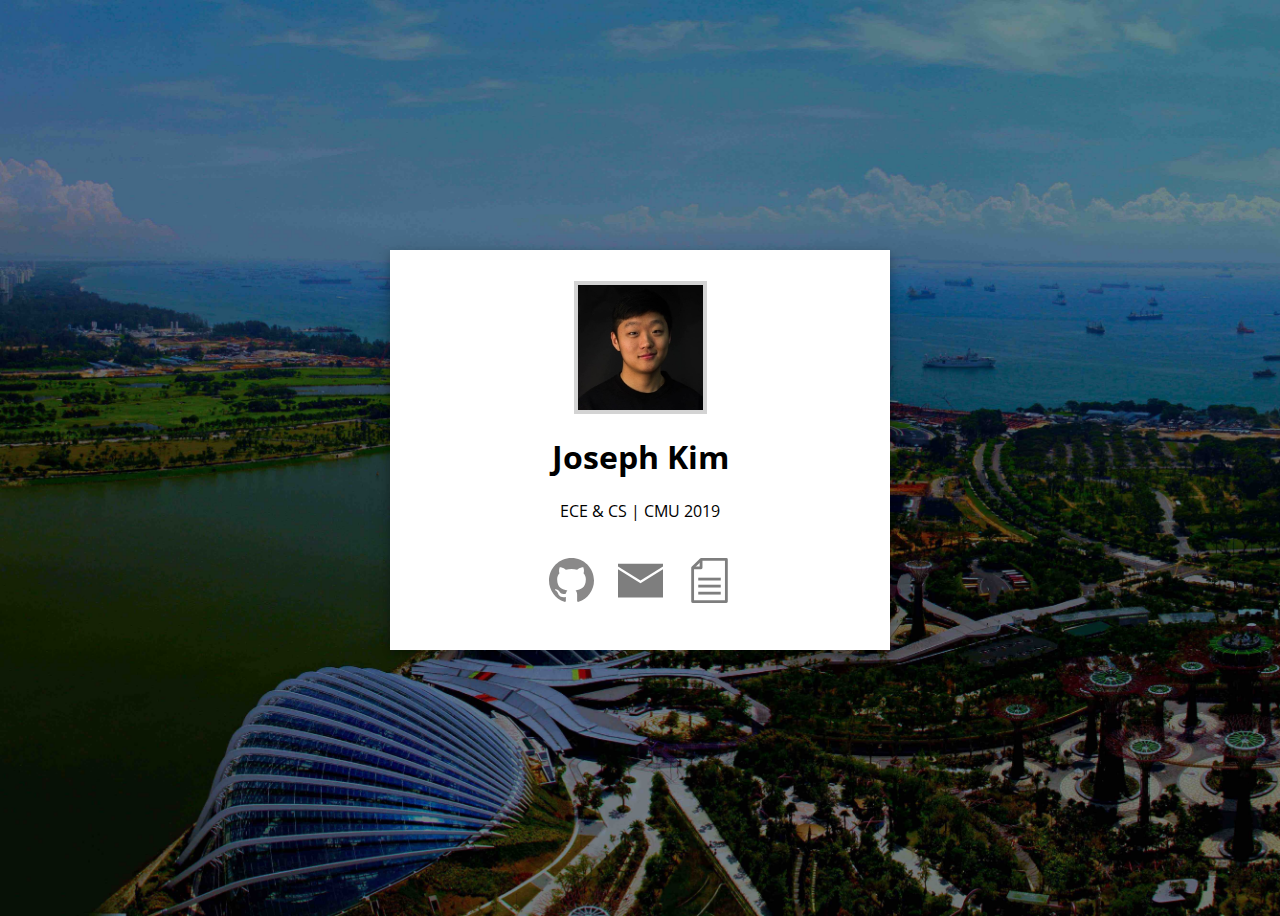
<file: index.html>
<!doctype html>

<html lang="en">
<head>
  <meta charset="utf-8">
  <link href="https://fonts.googleapis.com/css?family=Open+Sans:300" rel="stylesheet">
  <link rel="stylesheet" type="text/css" href="css/style.css">
  <title>Joseph (YC) Kim</title>

</head>

<body>

<div id='box'>
	<div id="Main">
		<div id='dp'>
			<img src="./files/pic.jpg" alt="profile pic">
		</div>
		<div id='content'>
			<h1 align="center">   Joseph Kim </h1>
			<p>ECE & CS | CMU 2019</p>	
			<div class = "icons">
				<div class = "icon" style="display:inline-block">
					<a href="http://github.com/qwewy" target="_blank">
						<!-- icon from: https://www.iconfinder.com/icons/1037349/code_github_programming_share_icon#size=512 -->
						<img class = "icon_img" src = "./files/github_iconfinder.svg" alt="github icon">
					</a>
				</div>
				<div class = "icon" style="display:inline-block">
					<a href = "mailto:yckimjoseph@gmail.com">
						<!-- icon from: https://www.iconfinder.com/icons/2203552/email_inbox_letter_send_icon#size=128 -->
						<img class = "icon_img" src = "./files/email_iconfinder.svg" alt="email icon">
					</a>
				</div>
				<div class="icon" style = "display:inline-block">
					<a href="./files/Joseph Kim Resume.pdf" target="_blank">		
						<!-- icon from: https://www.iconfinder.com/icons/2124302/app_document_essential_ui_icon#size=128 -->	
						<img class = "icon_img" src = "./files/resume_iconfinder.svg" alt="resume icon">
					</a>
				</div>	
				<div class="switch">
				</div>

			</div>

		</div>
	</div>


	
</div>



</body>


</html>
</file>
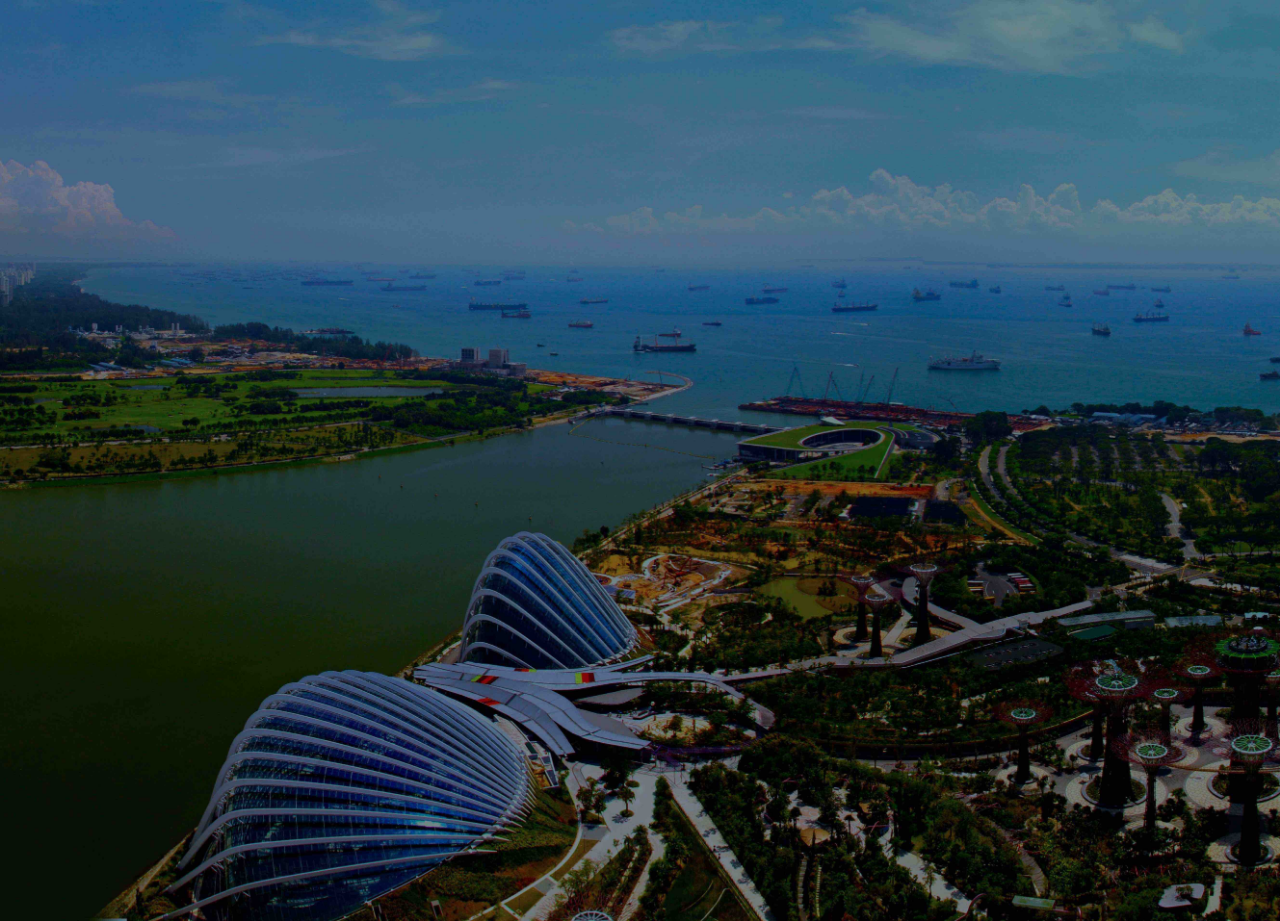
<file: calendar.html>
<html>
<head>
  <meta charset="utf-8">
  <link href="https://fonts.googleapis.com/css?family=Open+Sans:300" rel="stylesheet">
  <link rel="stylesheet" type="text/css" href="css/style.css">
  <script type="text/javascript" src="js/gradient.js" ></script>
  <link rel="stylesheet" href="https://cdnjs.cloudflare.com/ajax/libs/font-awesome/4.7.0/css/font-awesome.min.css">
  <title>Joseph (YC) Kim</title>

</head>
<body style="overflow: hidden">
<div style="text-align: center; margin-top: 1%">
<iframe src="https://calendar.google.com/calendar/embed?showTitle=0&amp;showPrint=0&amp;mode=WEEK&amp;height=600&amp;wkst=1&amp;bgcolor=%23FFFFFF&amp;src=youngchk%40andrew.cmu.edu&amp;color=%231B887A&amp;ctz=America%2FNew_York" style="border-width:0"  width=99% height=97% scrolling="no"></iframe> </div>
</body>
</html>
</file>
<file: css/style.css>
body{
	background-image: url(" ../files/bg.jpg");
	background-size: cover;
	min-height:100vh;
}
div#box {
	position: absolute;

	-webkit-animation-delay: 1s; /* Chrome, Safari, Opera */
    animation-delay: 1s;
	animation: 2s boxTransition;
 	
	top: 50%;
  	left: 50%;
  	width: 500px;
  	height: 400px;
  	margin: -200px 0 0 -250px;
	
	overflow:hidden;
  	box-shadow: 0 4px 8px 0 rgba(0, 0, 0, 0.2), 0 6px 20px 0 rgba(0, 0, 0, 0.19);

}

@keyframes boxTransition {
	0% {
		width: 150px; /* need extra room for box shadows */
  		height: 150px;
  		margin: -75px 0 0 -75px;
	}

	100% {
		width: 500px;
	  	height: 400px;
	  	margin: -200px 0 0 -250px;
	}
}

@keyframes mainTransition {
	0% {
		width: 150px;
	  	height: 150px;
		top: 50%;
	  	left: 50%;
	  	margin: -75px 0 0 -75px;
	}

	100% {
		width: 500px;
	  	height: 400px;
		top: 50%;
	  	left: 50%;
	  	margin: -200px 0 0 -250px;
	}
}

@keyframes dpTransition {
	0% {
		margin-top: 7px;
		border:6px solid lightgray;
	}
	100% {
		margin-top: 31px;
		border: 4px solid lightgray;
	}
}


div#Main {
	position: absolute;
	-webkit-animation-delay: 1s; /* Chrome, Safari, Opera */
    animation-delay: 1s;
 	animation: 2s mainTransition;
 	width: 500px;
  	height: 400px;
	top: 50%;
  	left: 50%;
  	margin: -200px 0 0 -250px;
  	background: white;
  	transition: 1s	;p		
  	box-shadow: 0px 0px 30px black;
  	font-family: 'Open Sans', sans-serif;
}


div#Main p{
	text-align: center;
}
div#Main div#dp{
	width:125px;
	height: 125px;
	overflow: hidden;
	display:block;
	margin:auto;
	
	margin-top: 31px;
	border: 4px solid lightgray;
	-webkit-animation-delay: 1s; /* Chrome, Safari, Opera */
    animation-delay: 1s;
	animation: 2s dpTransition;
}

div#Main div#dp img{
	position:relative;
	overflow:hidden;
	width:125px; 
	height:125px;
	margin:auto;
	display: block;
}

@keyframes contentTransition {
	0% {
		opacity: 0;
	}

	50% {
		opacity: 0;	
	}

	100% {
		opacity: 1;
	}
}

div#Main div#content{
		opacity: 1;
	transition: opacity 0.4s;
	text-align: center;
	margin:auto;
	transition-delay:1s;
	-webkit-animation-delay: 1s; /* Chrome, Safari, Opera */
    animation-delay: 1s;
	animation: 2s contentTransition;
	transition: opacity 0.75s;
}

p#bot{
	text-align: bottom;
}


div.icons{
  	vertical-align: middle;
}

img.icon_img{
	padding: 20px 10px 0px;
	height: 45px;
	opacity: 0.5;
	transition: opacity 0.75s;
}

img.icon_img:hover{
	opacity:1;	
	transition: opacity 0.75s;
}
</file>
